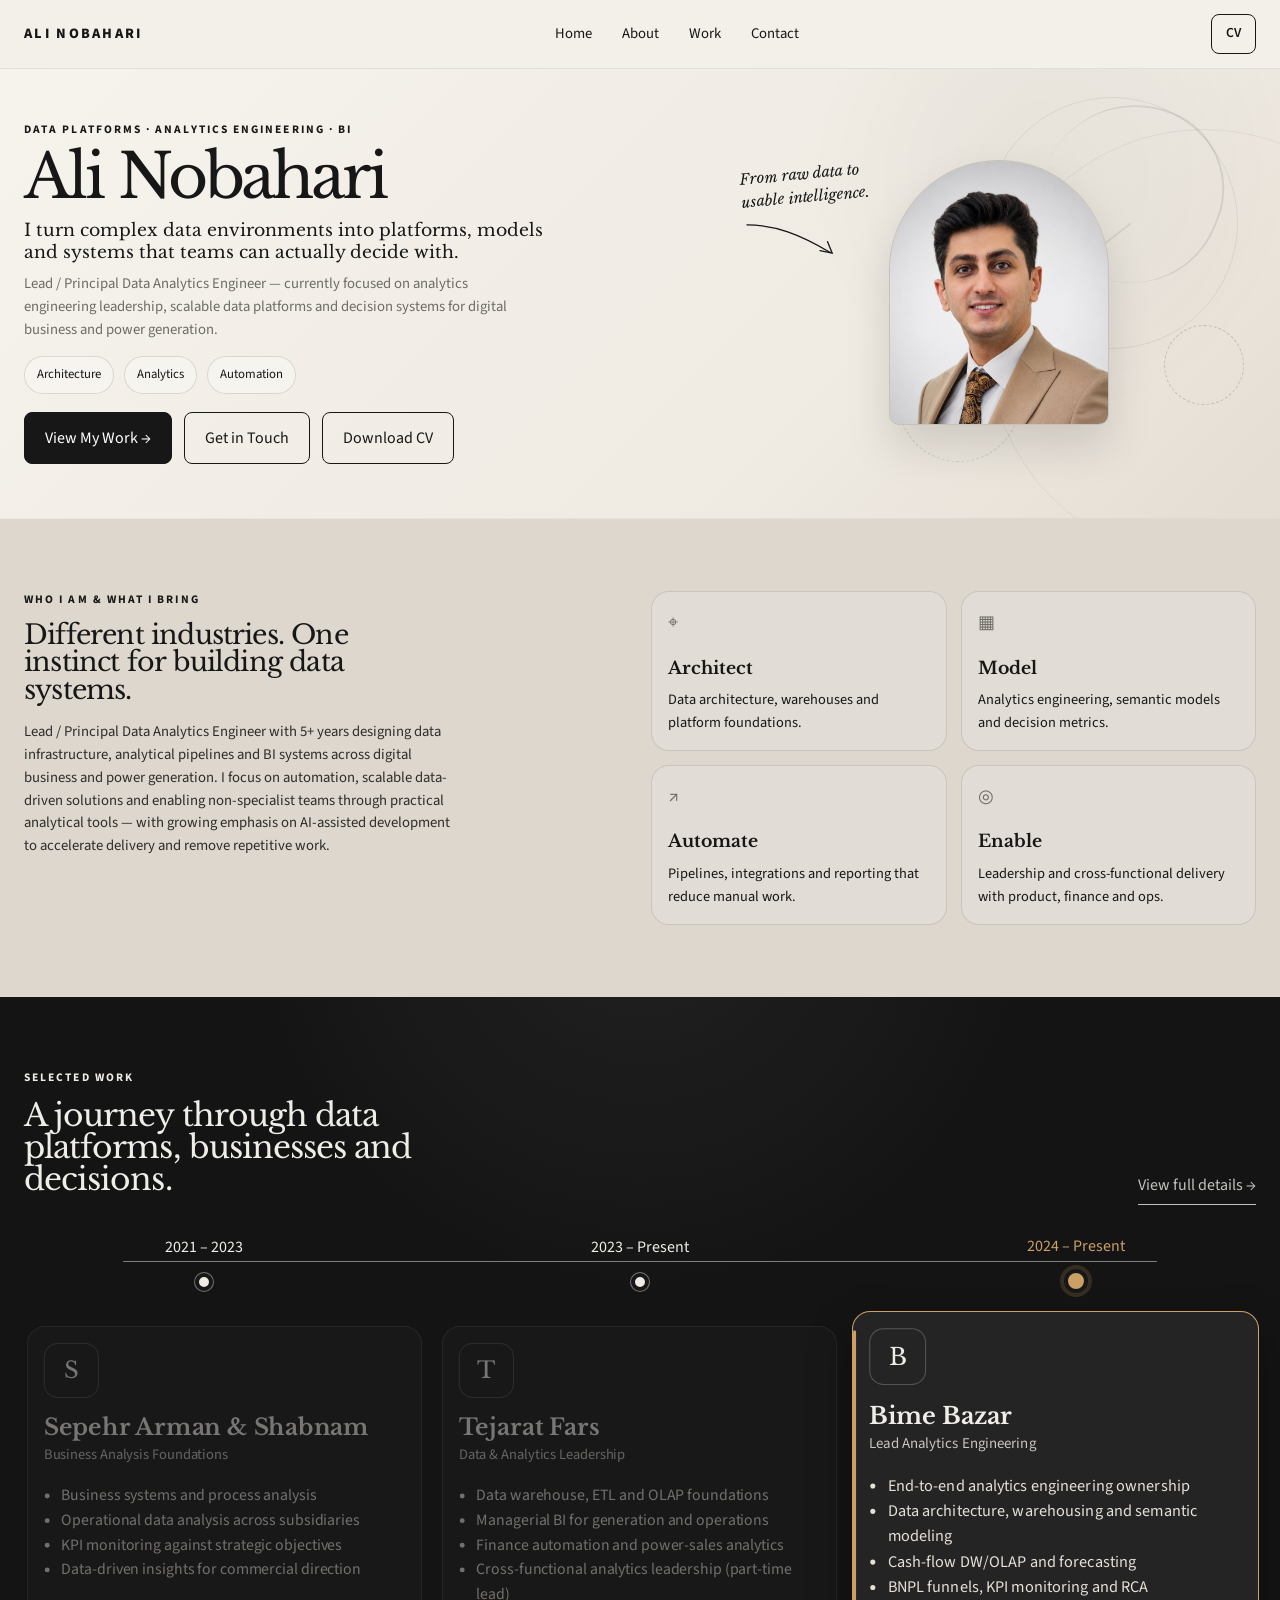
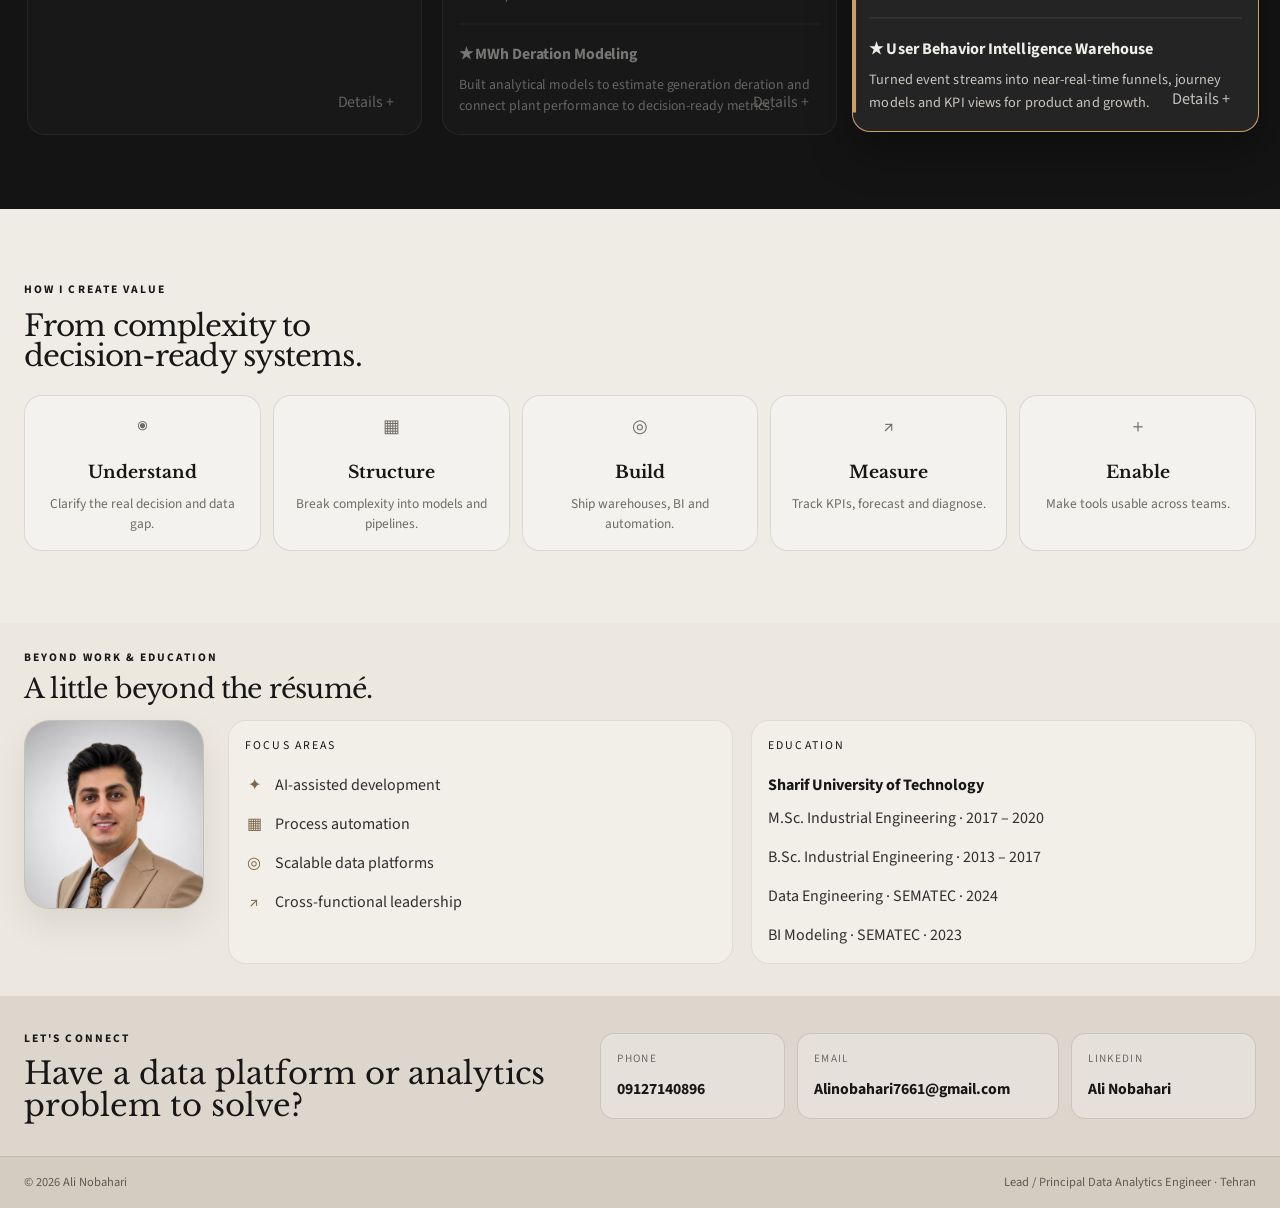
<file: index.html>
<!DOCTYPE html>
<html lang="en" dir="ltr">
<head>
  <meta charset="UTF-8" />
  <meta name="viewport" content="width=device-width, initial-scale=1.0" />
  <title>Ali Nobahari | Lead / Principal Data Analytics Engineer</title>
  <meta name="description" content="Ali Nobahari — Lead/Principal Data Analytics Engineer. Data platforms, analytics engineering, BI, and automation across digital business and power generation." />
  <meta name="theme-color" content="#f3f0ea" />
  <meta name="color-scheme" content="light" />
  <link rel="canonical" href="https://alinobahari7661.github.io/portfolio/" />
  <link rel="icon" href="assets/favicon.svg" type="image/svg+xml" />
  <meta property="og:type" content="website" />
  <meta property="og:title" content="Ali Nobahari | Lead / Principal Data Analytics Engineer" />
  <meta property="og:description" content="Data platforms, analytics engineering, BI, and automation — from raw data to usable intelligence." />
  <meta property="og:url" content="https://alinobahari7661.github.io/portfolio/" />
  <meta property="og:image" content="https://alinobahari7661.github.io/portfolio/assets/og-image.jpg" />
  <meta name="twitter:card" content="summary_large_image" />
  <meta name="twitter:title" content="Ali Nobahari | Lead / Principal Data Analytics Engineer" />
  <meta name="twitter:description" content="Data platforms, analytics engineering, BI, and automation — from raw data to usable intelligence." />
  <meta name="twitter:image" content="https://alinobahari7661.github.io/portfolio/assets/og-image.jpg" />
  <meta http-equiv="Cache-Control" content="no-cache, no-store, must-revalidate" />
  <link rel="stylesheet" href="styles.css?v=20261030" />
</head>
<body>
<header>
  <div class="wrap nav">
    <a class="brand" href="#home">ALI NOBAHARI</a>
    <nav class="nav-middle">
      <a href="#home">Home</a>
      <a href="#about">About</a>
      <a href="#work">Work</a>
      <a href="#contact">Contact</a>
    </nav>
    <a class="nav-cta" href="cv.html">CV</a>
  </div>
</header>

<main>
  <section id="home" class="hero">
    <div class="hero-bg-image" aria-hidden="true"><div class="hero-drawing-line" aria-hidden="true"></div></div>
    <div class="wrap hero-grid">
      <div class="hero-copy-wrap">
        <div class="eyebrow">Data Platforms · Analytics Engineering · BI</div>
        <h1>Ali Nobahari</h1>
        <div class="hero-copy">I turn complex data environments into platforms, models and systems that teams can actually decide with.</div>
        <div class="hero-support">Lead / Principal Data Analytics Engineer — currently focused on analytics engineering leadership, scalable data platforms and decision systems for digital business and power generation.</div>
        <div class="hero-meta">
          <span class="meta-pill">Architecture</span>
          <span class="meta-pill">Analytics</span>
          <span class="meta-pill">Automation</span>
        </div>
        <div class="hero-actions">
          <a href="#work" class="btn primary">View My Work →</a>
          <a href="#contact" class="btn">Get in Touch</a>
          <a href="assets/ali-nobahari-cv.pdf" class="btn" download>Download CV</a>
        </div>
      </div>

      <div class="hero-visual">
        <div class="doodle">
          <span>From raw data to usable intelligence.</span>
          <svg viewBox="0 0 120 60" fill="none" aria-hidden="true">
            <path d="M4 5 C35 8 60 20 92 43" stroke="currentColor" stroke-width="1.4" stroke-linecap="round" />
            <path d="M81 40 L94 44 L90 31" stroke="currentColor" stroke-width="1.4" stroke-linecap="round" />
          </svg>
        </div>
        <div class="hero-sketch" aria-hidden="true"></div>
        <div class="portrait">
          <img src="assets/profile.jpg?v=20261030" alt="Ali Nobahari" width="440" height="530" />
        </div>
      </div>
    </div>
  </section>

  <section id="about" class="section about">
    <div class="wrap about-grid">
      <div class="about-text reveal">
        <div class="eyebrow">Who I Am &amp; What I Bring</div>
        <h2 class="section-title">Different industries. One instinct for building data systems.</h2>
        <p>
          Lead / Principal Data Analytics Engineer with 5+ years designing data infrastructure,
          analytical pipelines and BI systems across digital business and power generation.
          I focus on automation, scalable data-driven solutions and enabling non-specialist teams
          through practical analytical tools — with growing emphasis on AI-assisted development
          to accelerate delivery and remove repetitive work.
        </p>
      </div>

      <div class="capability-grid interactive-group reveal">
        <article class="cap-card" tabindex="0">
          <div class="icon">⌖</div>
          <h3>Architect</h3>
          <p>Data architecture, warehouses and platform foundations.</p>
        </article>
        <article class="cap-card" tabindex="0">
          <div class="icon">▦</div>
          <h3>Model</h3>
          <p>Analytics engineering, semantic models and decision metrics.</p>
        </article>
        <article class="cap-card" tabindex="0">
          <div class="icon">↗</div>
          <h3>Automate</h3>
          <p>Pipelines, integrations and reporting that reduce manual work.</p>
        </article>
        <article class="cap-card" tabindex="0">
          <div class="icon">◎</div>
          <h3>Enable</h3>
          <p>Leadership and cross-functional delivery with product, finance and ops.</p>
        </article>
      </div>
    </div>
  </section>

  <section id="work" class="section work">
    <div class="wrap">
      <div class="work-heading reveal">
        <div>
          <div class="eyebrow">Selected Work</div>
          <h2 class="section-title">A journey through data platforms, businesses and decisions.</h2>
        </div>
        <button id="viewCurrentDetails" class="details-link" type="button">View full details →</button>
      </div>

      <div class="timeline-nav reveal">
        <button class="timeline-point" type="button" data-work="early"><span>2021 – 2023</span><span class="dot"></span></button>
        <button class="timeline-point" type="button" data-work="tejarat"><span>2023 – Present</span><span class="dot"></span></button>
        <button class="timeline-point active" type="button" data-work="bime"><span>2024 – Present</span><span class="dot"></span></button>
      </div>

      <div class="work-cards has-active reveal">
        <article class="work-card" data-work="early" tabindex="0">
          <div class="company-mark">S</div>
          <h3>Sepehr Arman &amp; Shabnam</h3>
          <div class="role">Business Analysis Foundations</div>
          <ul>
            <li>Business systems and process analysis</li>
            <li>Operational data analysis across subsidiaries</li>
            <li>KPI monitoring against strategic objectives</li>
            <li>Data-driven insights for commercial direction</li>
          </ul>
          <button class="card-details" type="button" data-details="early">Details +</button>
        </article>

        <article class="work-card" data-work="tejarat" tabindex="0">
          <div class="company-mark">T</div>
          <h3>Tejarat Fars</h3>
          <div class="role">Data &amp; Analytics Leadership</div>
          <ul>
            <li>Data warehouse, ETL and OLAP foundations</li>
            <li>Managerial BI for generation and operations</li>
            <li>Finance automation and power-sales analytics</li>
            <li>Cross-functional analytics leadership (part-time lead)</li>
          </ul>
          <div class="achievement">
            <strong>★ MWh Deration Modeling</strong>
            <p>Built analytical models to estimate generation deration and connect plant performance to decision-ready metrics.</p>
          </div>
          <button class="card-details" type="button" data-details="tejarat">Details +</button>
        </article>

        <article class="work-card active" data-work="bime" tabindex="0">
          <div class="company-mark">B</div>
          <h3>Bime Bazar</h3>
          <div class="role">Lead Analytics Engineering</div>
          <ul>
            <li>End-to-end analytics engineering ownership</li>
            <li>Data architecture, warehousing and semantic modeling</li>
            <li>Cash-flow DW/OLAP and forecasting</li>
            <li>BNPL funnels, KPI monitoring and RCA</li>
          </ul>
          <div class="achievement">
            <strong>★ User Behavior Intelligence Warehouse</strong>
            <p>Turned event streams into near-real-time funnels, journey models and KPI views for product and growth.</p>
          </div>
          <button class="card-details" type="button" data-details="bime">Details +</button>
        </article>
      </div>
    </div>
  </section>

  <section class="section value">
    <div class="wrap">
      <div class="eyebrow reveal">How I Create Value</div>
      <h2 class="section-title reveal">From complexity to decision-ready systems.</h2>
      <div class="value-grid interactive-group reveal">
        <article class="value-card" tabindex="0">
          <div class="icon">◉</div>
          <h3>Understand</h3>
          <p>Clarify the real decision and data gap.</p>
        </article>
        <article class="value-card" tabindex="0">
          <div class="icon">▦</div>
          <h3>Structure</h3>
          <p>Break complexity into models and pipelines.</p>
        </article>
        <article class="value-card" tabindex="0">
          <div class="icon">◎</div>
          <h3>Build</h3>
          <p>Ship warehouses, BI and automation.</p>
        </article>
        <article class="value-card" tabindex="0">
          <div class="icon">↗</div>
          <h3>Measure</h3>
          <p>Track KPIs, forecast and diagnose.</p>
        </article>
        <article class="value-card" tabindex="0">
          <div class="icon">＋</div>
          <h3>Enable</h3>
          <p>Make tools usable across teams.</p>
        </article>
      </div>
    </div>
  </section>

  <section class="personal">
    <div class="wrap">
      <div class="eyebrow reveal">Beyond Work &amp; Education</div>
      <h2 class="section-title reveal">A little beyond the résumé.</h2>
    </div>
    <div class="wrap personal-shell">
      <div class="personal-photo reveal">
        <img src="assets/profile.jpg?v=20261030" alt="Ali Nobahari" width="360" height="380" />
      </div>
      <div class="personal-info reveal">
        <div class="mini-block">
          <div class="mini-heading">Focus Areas</div>
          <div class="interest-list">
            <div class="interest"><span>✦</span><span>AI-assisted development</span></div>
            <div class="interest"><span>▦</span><span>Process automation</span></div>
            <div class="interest"><span>◎</span><span>Scalable data platforms</span></div>
            <div class="interest"><span>↗</span><span>Cross-functional leadership</span></div>
          </div>
        </div>
        <div class="mini-block">
          <div class="mini-heading">Education</div>
          <strong>Sharif University of Technology</strong>
          <div class="education-list" style="margin-top: 8px;">
            <span>M.Sc. Industrial Engineering · 2017 – 2020</span>
            <span>B.Sc. Industrial Engineering · 2013 – 2017</span>
            <span>Data Engineering · SEMATEC · 2024</span>
            <span>BI Modeling · SEMATEC · 2023</span>
          </div>
        </div>
      </div>
    </div>
  </section>

  <section id="contact" class="contact">
    <div class="wrap contact-grid">
      <div>
        <div class="eyebrow">Let's Connect</div>
        <div class="contact-title">Have a data platform or analytics problem to solve?</div>
      </div>
      <div class="contact-links">
        <a class="contact-item" href="tel:+989127140896">
          <span class="contact-label">Phone</span>
          <strong>09127140896</strong>
        </a>
        <a class="contact-item" href="mailto:Alinobahari7661@gmail.com">
          <span class="contact-label">Email</span>
          <strong>Alinobahari7661@gmail.com</strong>
        </a>
        <a class="contact-item" href="https://www.linkedin.com/in/ali-nobahari-025032a6" target="_blank" rel="noopener noreferrer">
          <span class="contact-label">LinkedIn</span>
          <strong>Ali Nobahari</strong>
        </a>
      </div>
    </div>
  </section>
</main>

<footer class="site-footer">
  <div class="wrap footer-row">
    <span>© <span id="year"></span> Ali Nobahari</span>
    <span>Lead / Principal Data Analytics Engineer · Tehran</span>
  </div>
</footer>

<div id="drawerBackdrop" class="drawer-backdrop" aria-hidden="true">
  <aside class="drawer" role="dialog" aria-modal="true" aria-labelledby="drawerTitle">
    <button id="drawerClose" class="drawer-close" type="button" aria-label="Close">×</button>
    <div class="eyebrow" id="drawerEyebrow"></div>
    <h2 id="drawerTitle"></h2>
    <div id="drawerBody" class="drawer-body"></div>
  </aside>
</div>

<script>
  document.getElementById("year").textContent = new Date().getFullYear();

  document.querySelectorAll(".interactive-group").forEach(group => {
    const items = [...group.children];
    items.forEach(item => {
      const activate = () => {
        group.classList.add("focus-mode");
        item.classList.add("is-hot");
      };
      const deactivate = () => {
        group.classList.remove("focus-mode");
        item.classList.remove("is-hot");
      };
      item.addEventListener("mouseenter", activate);
      item.addEventListener("mouseleave", deactivate);
      item.addEventListener("focus", activate);
      item.addEventListener("blur", deactivate);
    });
  });

  const workCards = [...document.querySelectorAll(".work-card")];
  const timelinePoints = [...document.querySelectorAll(".timeline-point")];
  const cardsContainer = document.querySelector(".work-cards");
  let activeWork = "bime";

  function selectWork(id) {
    activeWork = id;
    cardsContainer.classList.add("has-active");
    workCards.forEach(card => card.classList.toggle("active", card.dataset.work === id));
    timelinePoints.forEach(point => {
      const selected = point.dataset.work === id;
      point.classList.toggle("active", selected);
      point.setAttribute("aria-pressed", selected ? "true" : "false");
    });
  }

  timelinePoints.forEach(point => point.addEventListener("click", () => selectWork(point.dataset.work)));
  workCards.forEach(card => {
    card.addEventListener("click", event => {
      if (!event.target.closest(".card-details")) selectWork(card.dataset.work);
    });
    card.addEventListener("keydown", event => {
      if (event.key === "Enter" || event.key === " ") {
        event.preventDefault();
        selectWork(card.dataset.work);
      }
    });
  });

  const detailContent = {
    early: {
      eyebrow: "2021 – 2023 · Sepehr Arman & Shabnam Plastic",
      title: "Business Analysis Foundations",
      body: `My path into data and analytics started with business analysis and operational measurement.\n\nAt SHABNAM PLASTIC IRANIAN (Aug 2021 – Apr 2022), I analyzed business systems, processes and forms — learning how operational workflows connect to commercial outcomes.\n\nAt Sepehr Arman Industrial Group (Mar 2022 – Mar 2023), I analyzed subsidiary performance data, monitored KPIs against strategic objectives, and used data-driven insights to steer commercial direction. I also contributed to administrative automation leadership around the Chargoon system.\n\nThis period grounded how I still approach analytics: start from the business decision, then build the data system around it.`
    },
    tejarat: {
      eyebrow: "2023 – Present · Tejarat Fars Power Generation",
      title: "Data & Analytics Leadership",
      body: `At Tejarat Fars, I moved from senior analytics engineering into ongoing Data & Analytics Lead (part-time) work.\n\nAs Senior Data Analytics Engineer (Mar 2023 – Dec 2024), I designed and implemented the data warehouse and ETL with SSIS, built OLAP tabular models in SSAS, defined performance KPIs, and delivered Power BI managerial dashboards. That included plant evaluation metrics aligned with capacity instructions, plus personnel and contractor performance analytics.\n\nAs Lead Data and Analytics (Dec 2024 – Present, part-time), I lead cross-functional teams across predictive modeling, advanced analytics, automation and BI strategy — including MWh deration modeling, data warehouse architecture, ETL pipeline development, and converting business needs into scalable data-driven solutions.\n\nI also project-managed organizational process automation initiatives connecting workflow design with reporting needs.`
    },
    bime: {
      eyebrow: "2024 – Present · Bime Bazar",
      title: "Lead Analytics Engineering",
      body: `At Bime Bazar I progressed from Senior BI Developer into Senior Data Analytics Engineer with full ownership of the analytics engineering domain.\n\nAs Senior BI Developer (Dec 2024 – Sep 2025), I automated financial and settlement processes with online data pipelines, built time-series cash-flow forecasting with sensitivity analysis, architected the enterprise data warehouse and OLAP layer, modeled BNPL user journeys and credit-scoring funnels, and monitored critical KPIs such as default and churn with root-cause analysis. Delivery spanned Metabase, PostgreSQL, SQL Server, Elasticsearch, MinIO, ClickHouse and DuckDB/Parquet lake patterns.\n\nAs Senior Data Analytics Engineer (Sep 2025 – Present), I lead the full analytics engineering function: data architecture and warehousing, analytics engineering and semantic modeling, automation and data integration, BI and reporting, plus leadership and cross-functional collaboration with sales, finance, marketing and operations.\n\nSelected impact includes the online cash-flow monitoring platform (DW-OLAP) and the user-behavior intelligence warehouse that turns event streams into decision-ready product and growth analytics.`
    }
  };

  const backdrop = document.getElementById("drawerBackdrop");
  const drawerTitle = document.getElementById("drawerTitle");
  const drawerBody = document.getElementById("drawerBody");
  const drawerEyebrow = document.getElementById("drawerEyebrow");

  function openDetails(id) {
    const data = detailContent[id];
    drawerEyebrow.textContent = data.eyebrow;
    drawerTitle.textContent = data.title;
    drawerBody.textContent = data.body;
    backdrop.classList.add("open");
    backdrop.setAttribute("aria-hidden", "false");
  }
  function closeDetails() {
    backdrop.classList.remove("open");
    backdrop.setAttribute("aria-hidden", "true");
  }

  document.querySelectorAll("[data-details]").forEach(button => {
    button.addEventListener("click", event => {
      event.stopPropagation();
      const id = button.dataset.details;
      selectWork(id);
      openDetails(id);
    });
  });
  document.getElementById("viewCurrentDetails").addEventListener("click", () => openDetails(activeWork));
  document.getElementById("drawerClose").addEventListener("click", closeDetails);
  backdrop.addEventListener("click", event => {
    if (event.target === backdrop) closeDetails();
  });
  document.addEventListener("keydown", event => {
    if (event.key === "Escape") closeDetails();
  });

  const observer = new IntersectionObserver(entries => {
    entries.forEach(entry => {
      if (entry.isIntersecting) {
        entry.target.classList.add("visible");
        observer.unobserve(entry.target);
      }
    });
  }, { threshold: .12 });
  document.querySelectorAll(".reveal").forEach(el => observer.observe(el));

  selectWork("bime");
</script>
</body>
</html>
</file>
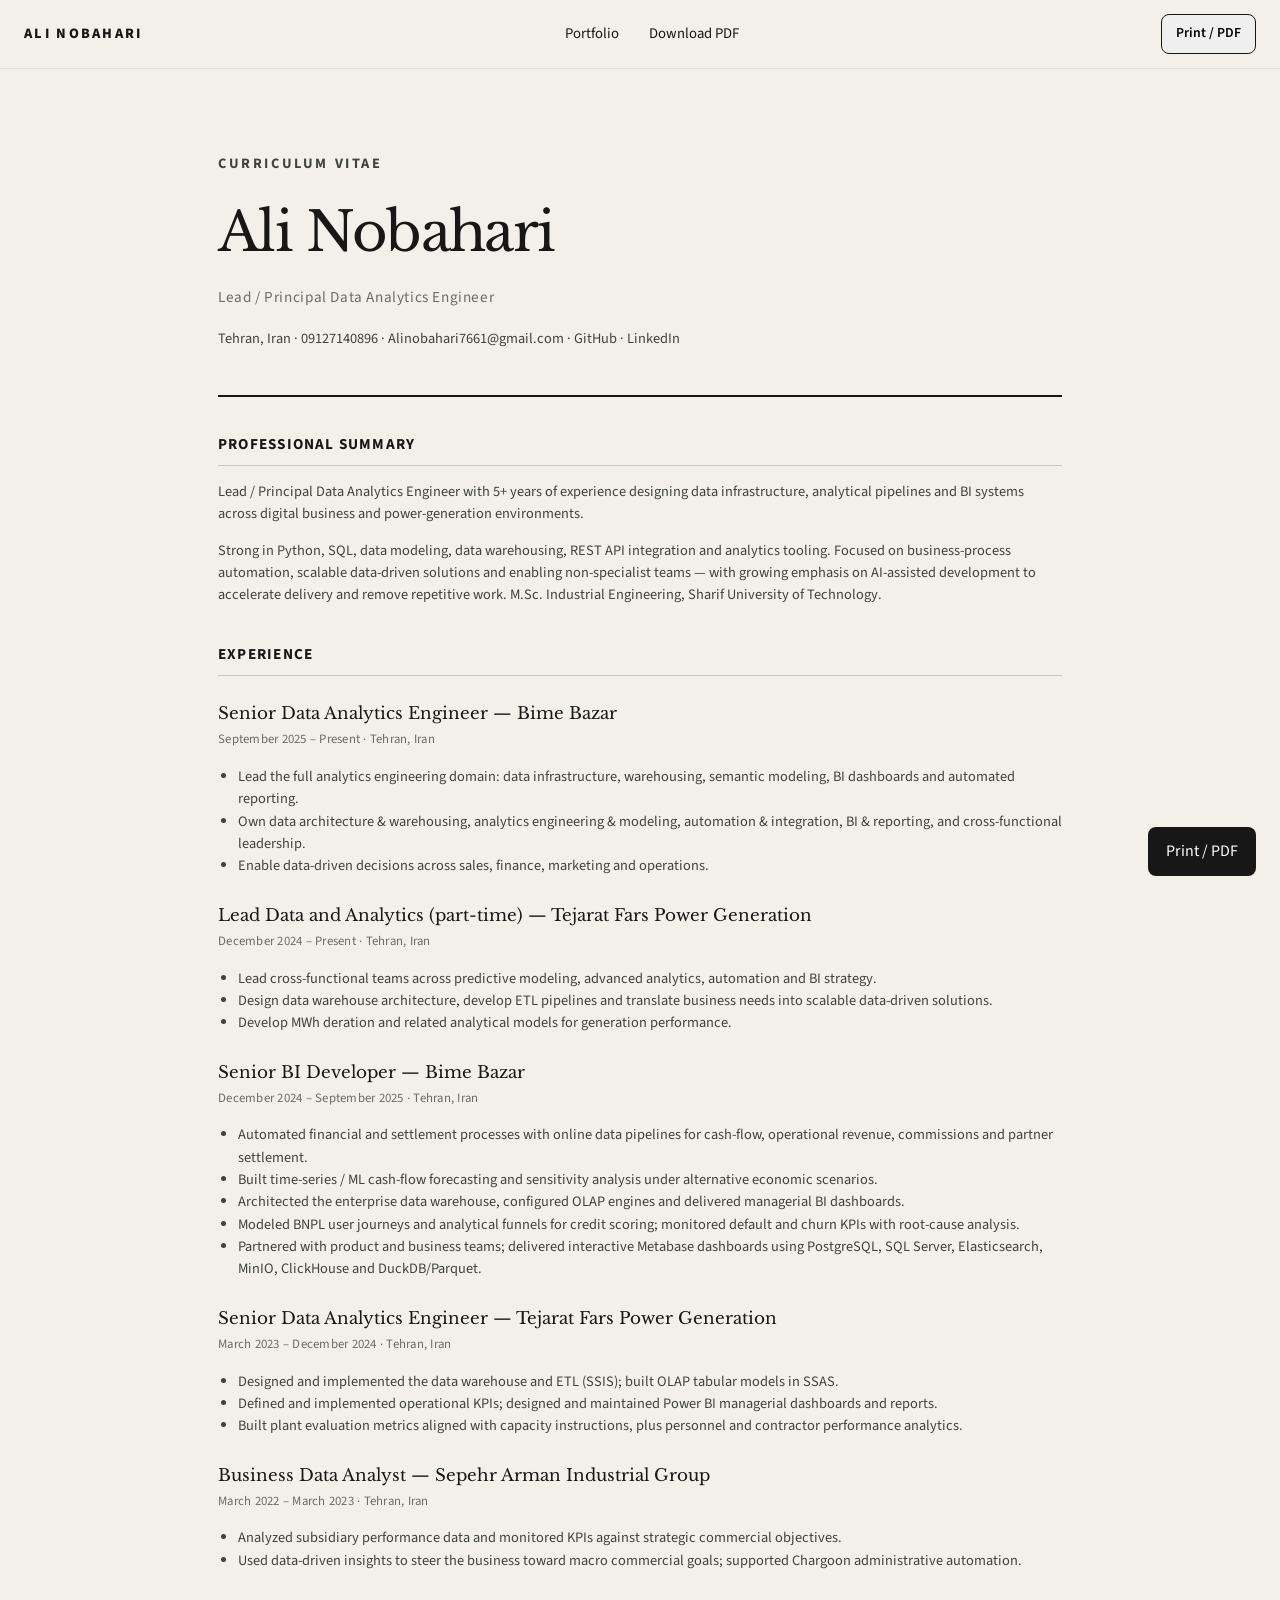
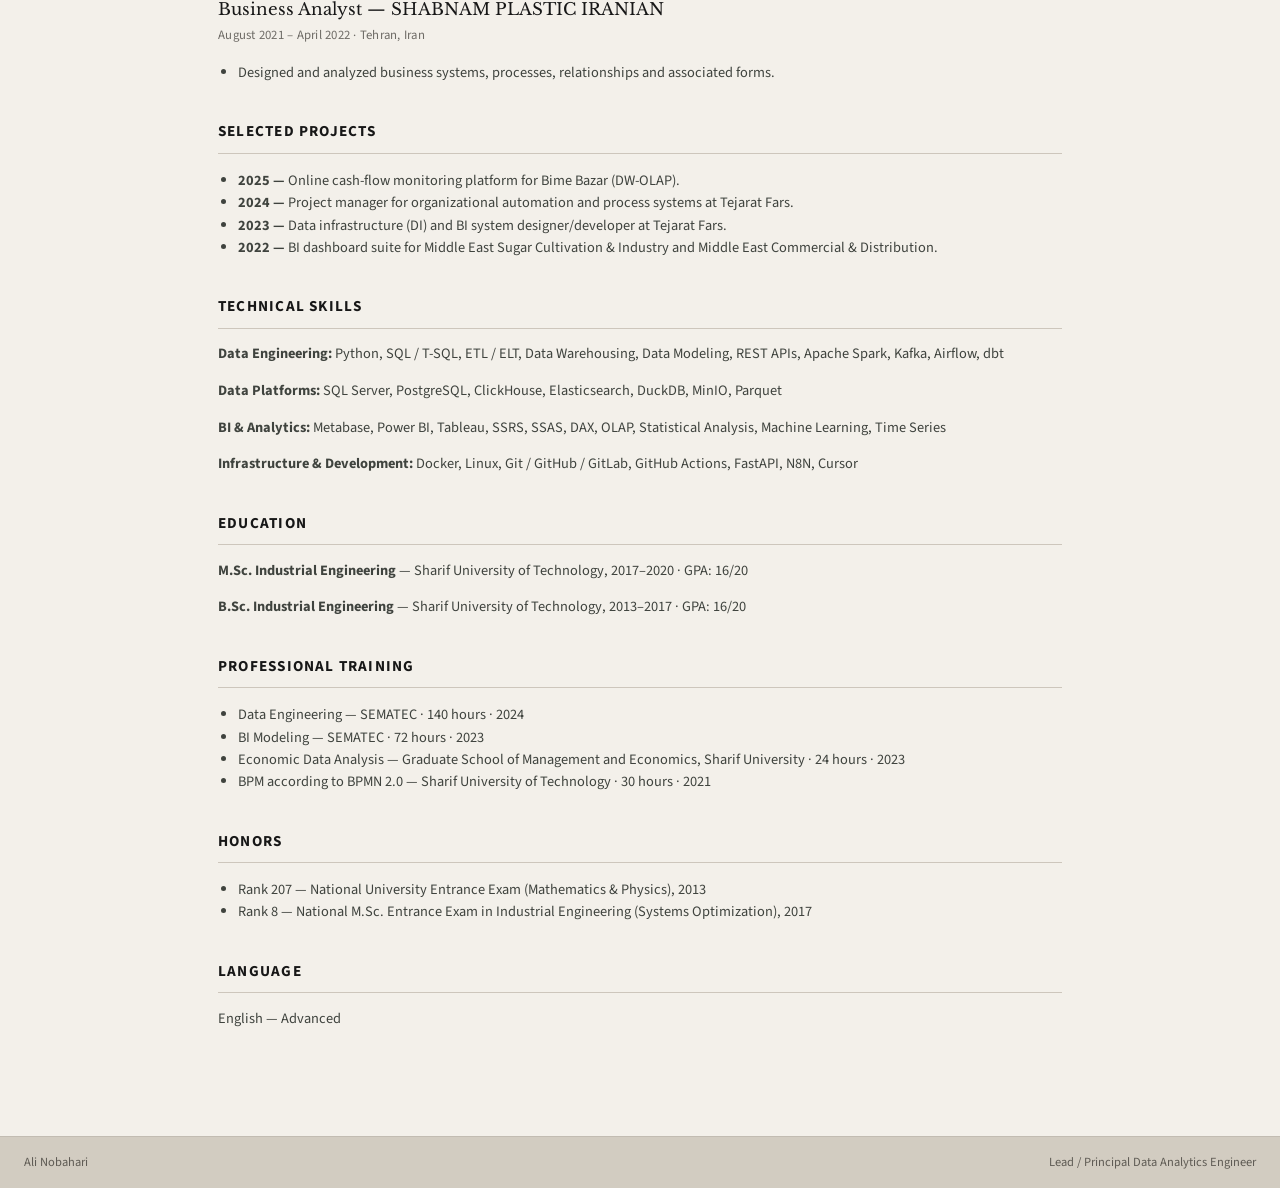
<file: cv.html>
<!DOCTYPE html>
<html lang="en">
<head>
<meta charset="utf-8">
<meta name="viewport" content="width=device-width, initial-scale=1">
<title>Ali Nobahari — CV</title>
<meta name="description" content="Curriculum vitae of Ali Nobahari, Lead / Principal Data Analytics Engineer.">
<link rel="canonical" href="https://alinobahari7661.github.io/portfolio/cv.html">
<link rel="icon" href="assets/favicon.svg" type="image/svg+xml">
<meta property="og:type" content="website">
<meta property="og:title" content="Ali Nobahari — CV">
<meta property="og:description" content="Curriculum vitae of Ali Nobahari, Lead / Principal Data Analytics Engineer.">
<meta property="og:url" content="https://alinobahari7661.github.io/portfolio/cv.html">
<meta property="og:image" content="https://alinobahari7661.github.io/portfolio/assets/og-image.jpg">
<link rel="stylesheet" href="styles.css?v=20261030">
</head>
<body>
<header>
  <div class="wrap nav">
    <a class="brand" href="index.html">ALI NOBAHARI</a>
    <nav class="nav-middle">
      <a href="index.html">Portfolio</a>
      <a href="assets/ali-nobahari-cv.pdf" download>Download PDF</a>
    </nav>
    <button class="nav-cta" type="button" onclick="window.print()">Print / PDF</button>
  </div>
</header>

<main class="cv">
<div class="cv-head">
  <p class="eyebrow">CURRICULUM VITAE</p>
  <h1>Ali Nobahari</h1>
  <div class="role">Lead / Principal Data Analytics Engineer</div>
  <p>Tehran, Iran · <a href="tel:+989127140896">09127140896</a> · <a href="mailto:Alinobahari7661@gmail.com">Alinobahari7661@gmail.com</a> · <a href="https://github.com/alinobahari7661" target="_blank" rel="noopener">GitHub</a> · <a href="https://www.linkedin.com/in/ali-nobahari-025032a6" target="_blank" rel="noopener">LinkedIn</a></p>
</div>

<section>
<h2>Professional Summary</h2>
<p>Lead / Principal Data Analytics Engineer with 5+ years of experience designing data infrastructure, analytical pipelines and BI systems across digital business and power-generation environments.</p>
<p>Strong in Python, SQL, data modeling, data warehousing, REST API integration and analytics tooling. Focused on business-process automation, scalable data-driven solutions and enabling non-specialist teams — with growing emphasis on AI-assisted development to accelerate delivery and remove repetitive work. M.Sc. Industrial Engineering, Sharif University of Technology.</p>
</section>

<section>
<h2>Experience</h2>

<div class="job">
  <h3>Senior Data Analytics Engineer — Bime Bazar</h3>
  <div class="meta">September 2025 – Present · Tehran, Iran</div>
  <ul>
    <li>Lead the full analytics engineering domain: data infrastructure, warehousing, semantic modeling, BI dashboards and automated reporting.</li>
    <li>Own data architecture &amp; warehousing, analytics engineering &amp; modeling, automation &amp; integration, BI &amp; reporting, and cross-functional leadership.</li>
    <li>Enable data-driven decisions across sales, finance, marketing and operations.</li>
  </ul>
</div>

<div class="job">
  <h3>Lead Data and Analytics (part-time) — Tejarat Fars Power Generation</h3>
  <div class="meta">December 2024 – Present · Tehran, Iran</div>
  <ul>
    <li>Lead cross-functional teams across predictive modeling, advanced analytics, automation and BI strategy.</li>
    <li>Design data warehouse architecture, develop ETL pipelines and translate business needs into scalable data-driven solutions.</li>
    <li>Develop MWh deration and related analytical models for generation performance.</li>
  </ul>
</div>

<div class="job">
  <h3>Senior BI Developer — Bime Bazar</h3>
  <div class="meta">December 2024 – September 2025 · Tehran, Iran</div>
  <ul>
    <li>Automated financial and settlement processes with online data pipelines for cash-flow, operational revenue, commissions and partner settlement.</li>
    <li>Built time-series / ML cash-flow forecasting and sensitivity analysis under alternative economic scenarios.</li>
    <li>Architected the enterprise data warehouse, configured OLAP engines and delivered managerial BI dashboards.</li>
    <li>Modeled BNPL user journeys and analytical funnels for credit scoring; monitored default and churn KPIs with root-cause analysis.</li>
    <li>Partnered with product and business teams; delivered interactive Metabase dashboards using PostgreSQL, SQL Server, Elasticsearch, MinIO, ClickHouse and DuckDB/Parquet.</li>
  </ul>
</div>

<div class="job">
  <h3>Senior Data Analytics Engineer — Tejarat Fars Power Generation</h3>
  <div class="meta">March 2023 – December 2024 · Tehran, Iran</div>
  <ul>
    <li>Designed and implemented the data warehouse and ETL (SSIS); built OLAP tabular models in SSAS.</li>
    <li>Defined and implemented operational KPIs; designed and maintained Power BI managerial dashboards and reports.</li>
    <li>Built plant evaluation metrics aligned with capacity instructions, plus personnel and contractor performance analytics.</li>
  </ul>
</div>

<div class="job">
  <h3>Business Data Analyst — Sepehr Arman Industrial Group</h3>
  <div class="meta">March 2022 – March 2023 · Tehran, Iran</div>
  <ul>
    <li>Analyzed subsidiary performance data and monitored KPIs against strategic commercial objectives.</li>
    <li>Used data-driven insights to steer the business toward macro commercial goals; supported Chargoon administrative automation.</li>
  </ul>
</div>

<div class="job">
  <h3>Business Analyst — SHABNAM PLASTIC IRANIAN</h3>
  <div class="meta">August 2021 – April 2022 · Tehran, Iran</div>
  <ul>
    <li>Designed and analyzed business systems, processes, relationships and associated forms.</li>
  </ul>
</div>
</section>

<section>
<h2>Selected Projects</h2>
<ul>
<li><strong>2025 —</strong> Online cash-flow monitoring platform for Bime Bazar (DW-OLAP).</li>
<li><strong>2024 —</strong> Project manager for organizational automation and process systems at Tejarat Fars.</li>
<li><strong>2023 —</strong> Data infrastructure (DI) and BI system designer/developer at Tejarat Fars.</li>
<li><strong>2022 —</strong> BI dashboard suite for Middle East Sugar Cultivation &amp; Industry and Middle East Commercial &amp; Distribution.</li>
</ul>
</section>

<section>
<h2>Technical Skills</h2>
<p><strong>Data Engineering:</strong> Python, SQL / T-SQL, ETL / ELT, Data Warehousing, Data Modeling, REST APIs, Apache Spark, Kafka, Airflow, dbt</p>
<p><strong>Data Platforms:</strong> SQL Server, PostgreSQL, ClickHouse, Elasticsearch, DuckDB, MinIO, Parquet</p>
<p><strong>BI &amp; Analytics:</strong> Metabase, Power BI, Tableau, SSRS, SSAS, DAX, OLAP, Statistical Analysis, Machine Learning, Time Series</p>
<p><strong>Infrastructure &amp; Development:</strong> Docker, Linux, Git / GitHub / GitLab, GitHub Actions, FastAPI, N8N, Cursor</p>
</section>

<section>
<h2>Education</h2>
<p><strong>M.Sc. Industrial Engineering</strong> — Sharif University of Technology, 2017–2020 · GPA: 16/20</p>
<p><strong>B.Sc. Industrial Engineering</strong> — Sharif University of Technology, 2013–2017 · GPA: 16/20</p>
</section>

<section>
<h2>Professional Training</h2>
<ul>
<li>Data Engineering — SEMATEC · 140 hours · 2024</li>
<li>BI Modeling — SEMATEC · 72 hours · 2023</li>
<li>Economic Data Analysis — Graduate School of Management and Economics, Sharif University · 24 hours · 2023</li>
<li>BPM according to BPMN 2.0 — Sharif University of Technology · 30 hours · 2021</li>
</ul>
</section>

<section>
<h2>Honors</h2>
<ul>
<li>Rank 207 — National University Entrance Exam (Mathematics &amp; Physics), 2013</li>
<li>Rank 8 — National M.Sc. Entrance Exam in Industrial Engineering (Systems Optimization), 2017</li>
</ul>
</section>

<section>
<h2>Language</h2>
<p>English — Advanced</p>
</section>
</main>

<button class="print" type="button" onclick="window.print()">Print / PDF</button>

<footer class="site-footer">
  <div class="wrap footer-row">
    <span>Ali Nobahari</span>
    <span>Lead / Principal Data Analytics Engineer</span>
  </div>
</footer>
</body>
</html>
</file>
<file: styles.css>
@import url('https://fonts.googleapis.com/css2?family=Libre+Baskerville:ital,wght@0,400;0,700;1,400&family=Source+Sans+3:wght@400;500;600;700;800&display=swap');

:root {
  --paper: #f3f0ea;
  --paper-2: #e7e2da;
  --paper-3: #ddd7ce;
  --paper-4: #efebe5;
  --ink: #171717;
  --muted: #6e6b66;
  --line: #cdc6bc;
  --dark: #171717;
  --dark-card: rgba(255, 255, 255, .04);
  --dark-text: #efede8;
  --accent: #caa067;
  --white: #fff;
  --serif: "Libre Baskerville", Georgia, serif;
  --sans: "Source Sans 3", "Segoe UI", sans-serif;
  --radius: 18px;
  --max: 1240px;
  --transition: .28s ease;
}

* { box-sizing: border-box; }
html { scroll-behavior: smooth; }
section { scroll-margin-top: 82px; }
body {
  margin: 0;
  -webkit-font-smoothing: antialiased;
  text-rendering: optimizeLegibility;
  background: var(--paper);
  color: var(--ink);
  font-family: var(--sans);
  line-height: 1.55;
}
img { width: 100%; display: block; }
a { color: inherit; text-decoration: none; }
button, a { font: inherit; }
button { cursor: pointer; }
a:focus-visible, button:focus-visible, [tabindex]:focus-visible {
  outline: 2px solid var(--accent);
  outline-offset: 3px;
}

.wrap { width: min(calc(100% - 48px), var(--max)); margin-inline: auto; }
.section { padding: 72px 0; }
.eyebrow {
  text-transform: uppercase;
  letter-spacing: .18em;
  font-size: .72rem;
  font-weight: 700;
}
.section-title {
  font-family: var(--serif);
  font-size: clamp(1.9rem, 3.6vw, 3.7rem);
  line-height: 1.02;
  font-weight: 400;
  letter-spacing: -.03em;
  margin: 12px 0 22px;
}
.reveal {
  opacity: 0;
  transform: translateY(18px);
  transition: opacity .65s ease, transform .65s ease;
}
.reveal.visible { opacity: 1; transform: none; }

/* Header */
header {
  position: sticky;
  top: 0;
  z-index: 50;
  backdrop-filter: blur(14px);
  background: rgba(243, 240, 234, .88);
  border-bottom: 1px solid rgba(0, 0, 0, .07);
}
.nav {
  height: 68px;
  display: flex;
  align-items: center;
  justify-content: space-between;
  gap: 22px;
}
.brand {
  font-weight: 800;
  letter-spacing: .16em;
  font-size: .9rem;
}
.nav-middle { display: flex; gap: 30px; font-size: .92rem; }
.nav-middle a { position: relative; padding: 8px 0; }
.nav-middle a::after {
  content: "";
  position: absolute;
  inset-inline-start: 0;
  bottom: 0;
  width: 0;
  height: 1px;
  background: currentColor;
  transition: width .24s ease;
}
.nav-middle a:hover::after,
.nav-middle a:focus-visible::after { width: 100%; }
.nav-cta {
  border: 1px solid var(--ink);
  padding: 8px 14px;
  border-radius: 8px;
  font-size: .86rem;
  font-weight: 600;
  transition: background var(--transition), color var(--transition);
}
.nav-cta:hover { background: var(--ink); color: white; }

/* Hero */
.hero {
  position: relative;
  overflow: hidden;
  min-height: 50vh;
  display: flex;
  align-items: center;
  background:
    radial-gradient(circle at 82% 24%, rgba(0, 0, 0, .045), transparent 22%),
    linear-gradient(135deg, #f6f3ed 0%, #efeae2 68%, #e4ddd3 100%);
  border-bottom: 1px solid rgba(0, 0, 0, .05);
}
.hero::after {
  content: "";
  position: absolute;
  width: 430px;
  height: 430px;
  border: 1px solid rgba(0, 0, 0, .055);
  border-radius: 50%;
  right: -140px;
  top: 60px;
}
.hero-bg-image {
  position: absolute;
  inset-block: 0;
  inset-inline-end: 0;
  width: min(34vw, 390px);
  pointer-events: none;
  opacity: .9;
}
.hero-bg-image::before,
.hero-bg-image::after {
  content: "";
  position: absolute;
  border: 1px solid rgba(0, 0, 0, .08);
  border-radius: 50%;
}
.hero-bg-image::before {
  width: 250px;
  height: 250px;
  top: 28px;
  right: 42px;
}
.hero-bg-image::after {
  width: 120px;
  height: 120px;
  bottom: 56px;
  left: 8px;
  border-style: dashed;
  border-color: rgba(0, 0, 0, .14);
}
.hero-drawing-line {
  position: absolute;
  right: 58px;
  top: 34px;
  width: 180px;
  height: 180px;
  border-top: 2px solid rgba(0, 0, 0, .10);
  border-right: 2px solid rgba(0, 0, 0, .10);
  border-radius: 65% 55% 60% 40%;
  transform: rotate(22deg);
}
.hero-drawing-line::after {
  content: "";
  position: absolute;
  right: 78px;
  top: 116px;
  width: 170px;
  height: 2px;
  background: rgba(0, 0, 0, .08);
  transform: rotate(-60deg);
  transform-origin: right center;
}
.hero-grid {
  position: relative;
  z-index: 1;
  display: grid;
  grid-template-columns: 1.15fr .85fr;
  align-items: center;
  gap: 24px;
  padding: 18px 0 20px;
}
.hero-copy-wrap { max-width: 720px; }
.hero h1 {
  font-family: var(--serif);
  font-size: clamp(2.6rem, 4.8vw, 4.35rem);
  line-height: .92;
  font-weight: 400;
  letter-spacing: -.05em;
  margin: 10px 0 14px;
}
.hero-copy {
  font-family: var(--serif);
  font-size: clamp(1.02rem, 1.35vw, 1.22rem);
  line-height: 1.28;
  max-width: 520px;
}
.hero-support {
  margin-top: 10px;
  max-width: 500px;
  color: var(--muted);
  font-size: .92rem;
}
.hero-meta {
  display: flex;
  gap: 10px;
  flex-wrap: wrap;
  margin-top: 14px;
}
.meta-pill {
  font-size: .8rem;
  padding: 8px 12px;
  border: 1px solid rgba(0, 0, 0, .12);
  border-radius: 999px;
  background: rgba(255, 255, 255, .3);
}
.hero-actions {
  display: flex;
  gap: 12px;
  margin-top: 18px;
  flex-wrap: wrap;
}
.btn {
  border: 1px solid var(--ink);
  padding: 13px 20px;
  border-radius: 8px;
  transition: transform var(--transition), background var(--transition), color var(--transition);
  display: inline-flex;
  align-items: center;
}
.btn:hover,
.btn:focus-visible { transform: translateY(-2px); }
.btn.primary { background: var(--ink); color: white; }
.hero-visual {
  position: relative;
  display: flex;
  justify-content: center;
  align-items: center;
  min-height: 230px;
}
.portrait {
  width: min(100%, 220px);
  aspect-ratio: .83;
  overflow: hidden;
  border-radius: 150px 150px 14px 14px;
  box-shadow: 0 22px 45px rgba(0, 0, 0, .13);
  border: 1px solid rgba(0, 0, 0, .08);
  background: #d8d2c9;
  position: relative;
  z-index: 2;
}
.portrait img {
  height: 100%;
  object-fit: cover;
  object-position: center top;
}
.doodle {
  position: absolute;
  left: 0;
  top: 2px;
  width: 150px;
  transform: rotate(-5deg);
  font-family: var(--serif);
  font-size: .92rem;
  font-style: italic;
  z-index: 3;
}
.doodle svg { width: 110px; margin-top: 6px; overflow: visible; }
.hero-sketch {
  position: absolute;
  inset-inline-end: 12px;
  inset-block-end: 20px;
  width: 80px;
  height: 80px;
  border: 1px dashed rgba(0, 0, 0, .18);
  border-radius: 50%;
  z-index: 1;
}

/* About */
.about { background: var(--paper-3); }
.about-grid {
  display: grid;
  grid-template-columns: 1fr 1fr;
  gap: 22px;
  align-items: start;
}
.about-text { max-width: 520px; }
.about-text .section-title {
  font-size: clamp(1.45rem, 2.1vw, 2.2rem);
  max-width: 340px;
  margin-bottom: 18px;
}
.about-text p {
  max-width: 430px;
  color: #2e2d2a;
  font-size: .92rem;
}
.capability-grid {
  display: grid;
  grid-template-columns: repeat(2, minmax(0, 1fr));
  gap: 14px;
  align-self: stretch;
}
.cap-card,
.value-card {
  border: 1px solid rgba(0, 0, 0, .11);
  padding: 16px;
  min-height: 128px;
  border-radius: var(--radius);
  background: rgba(255, 255, 255, .14);
  transition: opacity var(--transition), transform var(--transition), background var(--transition), box-shadow var(--transition), border-color var(--transition), color var(--transition);
  outline: none;
}
.cap-card .icon,
.value-card .icon {
  font-size: 1.15rem;
  margin-bottom: 18px;
  color: var(--muted);
  transition: color var(--transition), transform var(--transition);
}
.cap-card h3,
.value-card h3 {
  font-family: var(--serif);
  margin: 0 0 8px;
  font-size: 1.08rem;
  transition: color var(--transition);
}
.cap-card p,
.value-card p { margin: 0; font-size: .9rem; }
.interactive-group.focus-mode > * { opacity: .5; }
.interactive-group.focus-mode > *.is-hot {
  opacity: 1;
  transform: translateY(-7px);
  background: linear-gradient(145deg, #fbf7f0, #efe5d8);
  border-color: rgba(202, 160, 103, .9);
  box-shadow: 0 14px 36px rgba(0, 0, 0, .11), 0 0 0 1px rgba(202, 160, 103, .08) inset;
}
.interactive-group.focus-mode > *.is-hot .icon,
.interactive-group.focus-mode > *.is-hot h3 {
  color: #b07b39;
  transform: translateY(-1px);
}

/* Work */
.work {
  background:
    radial-gradient(circle at 50% -12%, rgba(255, 255, 255, .06), transparent 36%),
    linear-gradient(rgba(0, 0, 0, .12), rgba(0, 0, 0, .12)),
    var(--dark);
  color: var(--dark-text);
}
.work-heading {
  display: flex;
  justify-content: space-between;
  align-items: end;
  gap: 30px;
}
.work-heading .section-title {
  max-width: 420px;
  font-size: clamp(1.55rem, 2.45vw, 2.35rem);
  margin-bottom: 10px;
}
.details-link {
  background: transparent;
  color: inherit;
  border: 0;
  border-bottom: 1px solid currentColor;
  padding: 6px 0;
  opacity: .8;
}
.timeline-nav {
  position: relative;
  display: grid;
  grid-template-columns: .95fr 1.35fr .95fr;
  margin: 28px 0 20px;
}
.timeline-nav::before {
  content: "";
  position: absolute;
  height: 1px;
  background: rgba(255, 255, 255, .45);
  left: 8%;
  right: 8%;
  top: 28px;
}
.timeline-point {
  position: relative;
  z-index: 2;
  border: 0;
  background: transparent;
  color: inherit;
  text-align: center;
  padding-bottom: 10px;
}
.timeline-point .dot {
  display: block;
  width: 18px;
  height: 18px;
  margin: 13px auto 0;
  background: #efebe4;
  border-radius: 50%;
  border: 4px solid var(--dark);
  box-shadow: 0 0 0 1px rgba(255, 255, 255, .4);
  transition: var(--transition);
}
.timeline-point.active { color: var(--accent); }
.timeline-point.active .dot {
  width: 24px;
  height: 24px;
  margin-top: 10px;
  background: var(--accent);
  box-shadow: 0 0 0 4px rgba(202, 160, 103, .18);
}
.work-cards {
  display: grid;
  grid-template-columns: repeat(3, 1fr);
  gap: 14px;
}
.work-card {
  border: 1px solid rgba(255, 255, 255, .14);
  border-radius: var(--radius);
  padding: 16px;
  min-height: 308px;
  background: var(--dark-card);
  transition: opacity var(--transition), transform var(--transition), border-color var(--transition), box-shadow var(--transition), background var(--transition);
  cursor: pointer;
  position: relative;
  outline: none;
}
.work-cards.has-active .work-card { opacity: .45; transform: scale(.985); }
.work-cards.has-active .work-card.active {
  opacity: 1;
  transform: translateY(-9px) scale(1.015);
  border-color: var(--accent);
  background: rgba(255, 255, 255, .065);
  box-shadow: 0 18px 42px rgba(0, 0, 0, .34);
}
.work-cards.has-active .work-card.active::before {
  content: "";
  position: absolute;
  inset-block: 18px;
  inset-inline-start: 0;
  width: 3px;
  border-radius: 3px;
  background: var(--accent);
}
.company-mark {
  width: 56px;
  height: 56px;
  border: 1px solid rgba(255, 255, 255, .22);
  border-radius: 14px;
  display: grid;
  place-items: center;
  margin-bottom: 18px;
  font-family: var(--serif);
  font-size: 1.45rem;
}
.work-card h3 {
  font-family: var(--serif);
  font-size: 1.45rem;
  line-height: 1.02;
  margin: 0;
}
.role {
  color: #c9c5bf;
  margin: 5px 0 18px;
  font-size: .92rem;
}
.work-card ul {
  padding-inline-start: 18px;
  margin: 0 0 18px;
  color: #e5e0d8;
}
.achievement {
  border-top: 1px solid rgba(255, 255, 255, .13);
  padding-top: 18px;
  margin-top: 18px;
}
.achievement p {
  margin: 8px 0 0;
  color: #c9c5bf;
  font-size: .88rem;
}
.card-details {
  position: absolute;
  bottom: 18px;
  inset-inline-end: 22px;
  border: 0;
  color: inherit;
  background: transparent;
  opacity: .78;
}

/* Value */
.value { background: var(--paper-4); }
.value .section-title {
  max-width: 400px;
  font-size: clamp(1.5rem, 2.3vw, 2.2rem);
}
.value-grid {
  display: grid;
  grid-template-columns: repeat(5, minmax(0, 1fr));
  gap: 12px;
  margin-top: 24px;
}
.value-card {
  min-height: 128px;
  text-align: center;
  background: rgba(255, 255, 255, .35);
}
.value-card p {
  color: var(--muted);
  font-size: .84rem;
  line-height: 1.5;
}

/* Skills / Education */
.personal {
  background: #ece7df;
  padding: 26px 0 32px;
}
.personal .section-title {
  font-size: clamp(1.35rem, 2.1vw, 2rem);
  max-width: 360px;
  margin-top: 8px;
  margin-bottom: 18px;
}
.personal-shell {
  display: grid;
  grid-template-columns: 180px 1fr;
  gap: 24px;
  align-items: start;
}
.personal-photo {
  width: 100%;
  max-width: 180px;
  aspect-ratio: 1 / 1.05;
  overflow: hidden;
  border-radius: 26px;
  box-shadow: 0 16px 36px rgba(0, 0, 0, .08);
  border: 1px solid rgba(0, 0, 0, .08);
  justify-self: start;
  background: #d7d1c7;
}
.personal-photo img {
  height: 100%;
  object-fit: cover;
  object-position: center top;
}
.personal-info {
  display: grid;
  grid-template-columns: 1fr 1fr;
  gap: 18px;
}
.mini-block {
  padding: 16px;
  background: rgba(255, 255, 255, .32);
  border: 1px solid rgba(0, 0, 0, .08);
  border-radius: var(--radius);
}
.mini-heading {
  letter-spacing: .18em;
  text-transform: uppercase;
  font-size: .74rem;
  margin-bottom: 18px;
}
.interest-list,
.education-list {
  display: grid;
  gap: 14px;
  color: #302f2d;
}
.interest { display: flex; gap: 12px; align-items: center; }
.interest span:first-child { width: 18px; text-align: center; color: #7d6644; }

/* Contact */
.contact {
  background: #dcd6cc;
  padding: 34px 0;
}
.contact-grid {
  display: grid;
  grid-template-columns: .9fr 1.1fr;
  gap: 40px;
  align-items: center;
}
.contact-title {
  font-family: var(--serif);
  font-size: clamp(1.45rem, 2.4vw, 2rem);
  line-height: 1.03;
  margin: 10px 0 0;
}
.contact-links {
  display: grid;
  grid-template-columns: .95fr 1.35fr .95fr;
  gap: 12px;
}
.contact-item {
  border: 1px solid rgba(0, 0, 0, .12);
  border-radius: 14px;
  padding: 16px;
  background: rgba(255, 255, 255, .25);
  transition: transform var(--transition), background var(--transition), border-color var(--transition);
  overflow-wrap: anywhere;
}
.contact-item strong {
  white-space: nowrap;
  font-size: .98rem;
}
.contact-item:hover,
.contact-item:focus-visible {
  transform: translateY(-4px);
  background: rgba(255, 255, 255, .52);
  border-color: rgba(202, 160, 103, .65);
}
.contact-label {
  font-size: .7rem;
  text-transform: uppercase;
  letter-spacing: .12em;
  color: var(--muted);
  display: block;
  margin-bottom: 10px;
}

.site-footer {
  background: #d2ccc1;
  border-top: 1px solid rgba(0, 0, 0, .08);
  padding: 16px 0;
  color: #5f5b54;
  font-size: .78rem;
}
.footer-row {
  display: flex;
  justify-content: space-between;
  gap: 20px;
  flex-wrap: wrap;
}

/* Drawer */
.drawer-backdrop {
  position: fixed;
  inset: 0;
  background: rgba(0, 0, 0, .55);
  z-index: 100;
  opacity: 0;
  pointer-events: none;
  transition: opacity .25s ease;
}
.drawer-backdrop.open { opacity: 1; pointer-events: auto; }
.drawer {
  position: absolute;
  top: 0;
  right: 0;
  width: min(620px, 92vw);
  height: 100%;
  background: #f4f1eb;
  color: #181818;
  padding: 34px 30px;
  transform: translateX(100%);
  transition: transform .35s ease;
  overflow-y: auto;
}
.drawer-backdrop.open .drawer { transform: translateX(0); }
.drawer-close {
  float: inline-end;
  border: 0;
  background: none;
  font-size: 1.6rem;
}
.drawer h2 {
  font-family: var(--serif);
  font-size: clamp(1.8rem, 3vw, 2.4rem);
  margin-top: 54px;
  margin-bottom: 18px;
}
.drawer-body { white-space: pre-line; line-height: 1.8; }

/* CV page */
.cv { max-width: 900px; margin: 0 auto; padding: 70px 28px; }
.cv-head { border-bottom: 2px solid #171717; padding-bottom: 30px; margin-bottom: 35px; }
.cv-head h1 {
  font-family: var(--serif);
  font-size: clamp(2.4rem, 5vw, 3.4rem);
  margin: 0;
  font-weight: 400;
  letter-spacing: -.03em;
}
.cv-head .role {
  font-size: .95rem;
  margin-top: 12px;
  color: var(--muted);
  letter-spacing: .04em;
}
.cv section { margin: 36px 0; }
.cv h2 {
  font-size: .95rem;
  text-transform: uppercase;
  letter-spacing: .08em;
  border-bottom: 1px solid var(--line);
  padding-bottom: 9px;
  font-family: var(--sans);
}
.cv h3 { font-size: 1.05rem; margin-bottom: 3px; font-family: var(--serif); font-weight: 400; }
.cv .meta { color: var(--muted); font-size: .8rem; letter-spacing: .02em; }
.cv p, .cv li { font-size: .9rem; color: #3f433e; }
.cv ul { padding-left: 20px; }
.cv .job { margin: 25px 0; }
.print {
  position: fixed;
  right: 24px;
  bottom: 24px;
  z-index: 40;
  background: var(--ink);
  color: white;
  border: 0;
  padding: 12px 18px;
  border-radius: 8px;
}

@media print {
  header, .print, .site-footer { display: none !important; }
  body { background: white; }
  .cv { padding: 0; }
}

/* Responsive */
@media (max-width: 1100px) {
  .hero-grid { grid-template-columns: 1fr .82fr; gap: 26px; }
  .about-grid { grid-template-columns: .9fr 1.1fr; }
  .section { padding: 46px 0; }
}
@media (max-width: 950px) {
  .hero { min-height: auto; }
  .hero-grid,
  .about-grid,
  .contact-grid { grid-template-columns: 1fr; }
  .hero-grid { padding: 18px 0 22px; }
  .hero-visual { order: 2; min-height: auto; }
  .hero-bg-image { width: min(30vw, 220px); opacity: .95; }
  .hero-drawing-line { width: 110px; height: 110px; right: 20px; top: 18px; }
  .hero-bg-image::before { width: 120px; height: 120px; top: 14px; right: 18px; }
  .hero-bg-image::after { width: 58px; height: 58px; bottom: 28px; left: 0; }
  .portrait { width: 190px; }
  .doodle { left: auto; right: 0; top: 10px; }
  .about-text { max-width: none; }
  .about-text .section-title,
  .about-text p { max-width: none; }
  .work-cards { grid-template-columns: 1fr; }
  .work-cards.has-active .work-card { opacity: .65; }
  .work-cards.has-active .work-card.active { opacity: 1; }
  .value-grid { grid-template-columns: repeat(2, 1fr); }
  .personal-shell { grid-template-columns: 120px 1fr; gap: 16px; }
  .personal-photo { max-width: 120px; }
  .personal-info { grid-template-columns: 1fr 1fr; }
  .contact-links { grid-template-columns: 1fr; }
}
@media (max-width: 700px) {
  .wrap { width: min(calc(100% - 28px), var(--max)); }
  .nav-middle { display: none; }
  .hero h1 { font-size: 2.35rem; }
  .hero-copy { font-size: 1.05rem; }
  .hero::after { display: none; }
  .capability-grid { grid-template-columns: repeat(2, minmax(0, 1fr)); }
  .value-grid { grid-template-columns: repeat(2, minmax(0, 1fr)); }
  .personal-shell { grid-template-columns: 92px 1fr; }
  .personal-info { grid-template-columns: 1fr; }
  .work-heading { align-items: start; flex-direction: column; }
  .timeline-nav { font-size: .75rem; margin-top: 26px; }
  .work-card { min-height: 295px; }
  .cap-card, .value-card { min-height: 118px; padding: 14px; }
  .personal { padding: 30px 0 38px; }
  .personal-photo { max-width: 92px; }
  .drawer { padding: 28px 22px; }
  .drawer h2 { margin-top: 44px; }
}
@media (max-width: 520px) {
  .capability-grid, .value-grid { grid-template-columns: repeat(2, minmax(0, 1fr)); gap: 9px; }
  .value-card:last-child { grid-column: 1 / -1; }
  .cap-card, .value-card { min-height: 104px; padding: 12px; }
  .hero-support { font-size: .85rem; }
  .meta-pill { font-size: .7rem; padding: 6px 9px; }
  .hero-actions .btn { padding: 11px 14px; }
  .personal-shell { grid-template-columns: 82px 1fr; gap: 12px; }
  .personal-photo { max-width: 82px; border-radius: 18px; }
  .hero-drawing-line, .hero-bg-image::before { display: none; }
  .hero-bg-image { width: 80px; }
  .contact-item strong { white-space: normal; }
}
@media (prefers-reduced-motion: reduce) {
  *, *::before, *::after {
    scroll-behavior: auto !important;
    transition: none !important;
    animation: none !important;
  }
  .reveal { opacity: 1; transform: none; }
}
</file>
